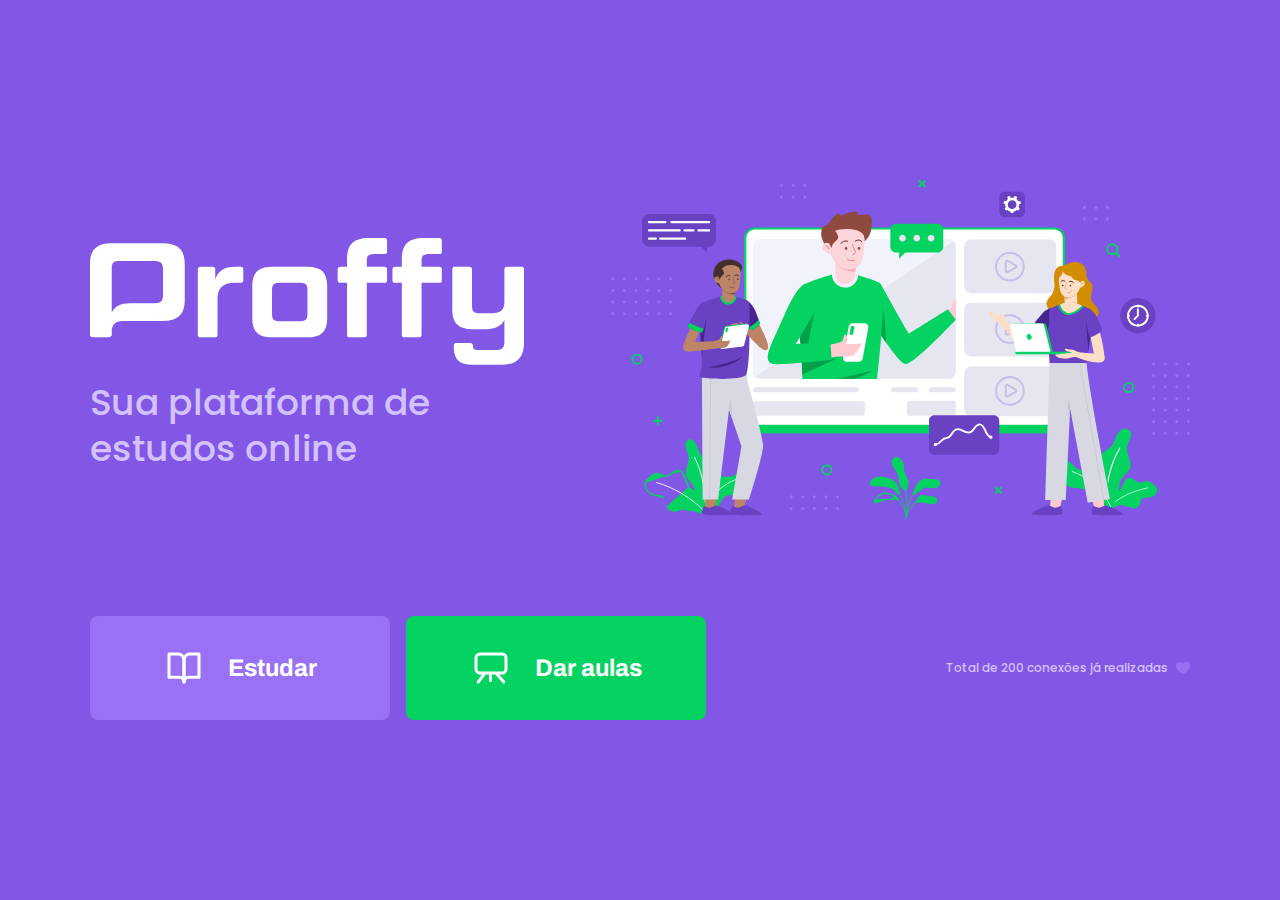
<file: index.html>
<!DOCTYPE html> <!--conseguimos gerar esse html apenas dando exclamação e enter e isso é gerado altomaticamente pelo vscode-->
<html lang="pt_br"> <!--lang é um atributo que será a linguagem do html-->
<head>
    <meta charset="UTF-8"> <!--tipo de texto que usaremos-->
    <meta name="viewport" content="width=device-width, initial-scale=1.0">
    <meta name="theme-color" content="#8257E5">
    <title>Proffy | Sua plataforma de estudos online</title> <!--título da página que fica na aba do navegador-->
    <link rel="shortcut icon" href="/public/images/favicon.png" type= "image/png">    
    
    <!-- para deixarmos mais limpo o nosso html usaremos o css em outro arquivo  -->
    <link rel="stylesheet" href="/public/styles/main.css">  <!--podemos usar ctrl+/ pra comentar linhas no vscode-->
    <link rel="stylesheet" href="/public/styles/partials/page-landing.css">
    <link href="https://fonts.googleapis.com/css2?family=Archivo:wght@400;700&amp;family=Poppins:wght@400;600&amp;display=swap" rel="stylesheet">
</head>
<body id="page-landing">
    <!--É importante sempre abrir nosso html com o botão direito e escolher a opção open live server para que sempre seja atualizada a página ao salvarmos o projeto-->
    
    <div id="container">
          
        <div class="logo-container">
            <img src="/public/images/logo.svg" alt="Proffy">
            <h2>Sua plataforma de estudos online</h2>
        </div>

        <img class="hero-image" src="/public/images/landing.svg" alt="Plataforma de Estudos">
        
        <!--p vem de paragraph, aqui ao término do texto há uma quebra de linha-->
    
        <!-- <img src="" alt="Logo"> src é o source de onde veio a imagem, pode ser uma img da web por exemplo, alt é a alternativa quando a imagem não é encontrada -->
    
        <div class="buttons-container">
            <a class="study" href="/src/views/study.html"> <!--quando passamos a usar nosso server podemos tirar o .html das páginas-->
                <img src="/public/images/icons/study.svg" alt="Estudar">
                Estudar
            </a>
            <a class="give-classes" href="/src/views/give-classes.html">
                <img src="/public/images/icons/give-classes.svg" alt="Dar aulas">
                Dar aulas
            </a>
        </div>

        <p class="total-connections">
            Total de 200 conexões já realizadas
            <img src="/public/images/icons/purple-heart.svg" alt="Coração roxo">
        </p>
    
    </div>
    

</body>
</html>

<!--
    <!DOCTYPE html>
<html>
    
        Isso é um comentário em html
        Dentro da tag html eu coloco informações
    
    <head>
        Colocamos no head configurações do nosso documentos
    </head>
    <body>
        Todo conteúdo visível na página deverá estar na tag body
    </body>
    
</html> -->
</file>
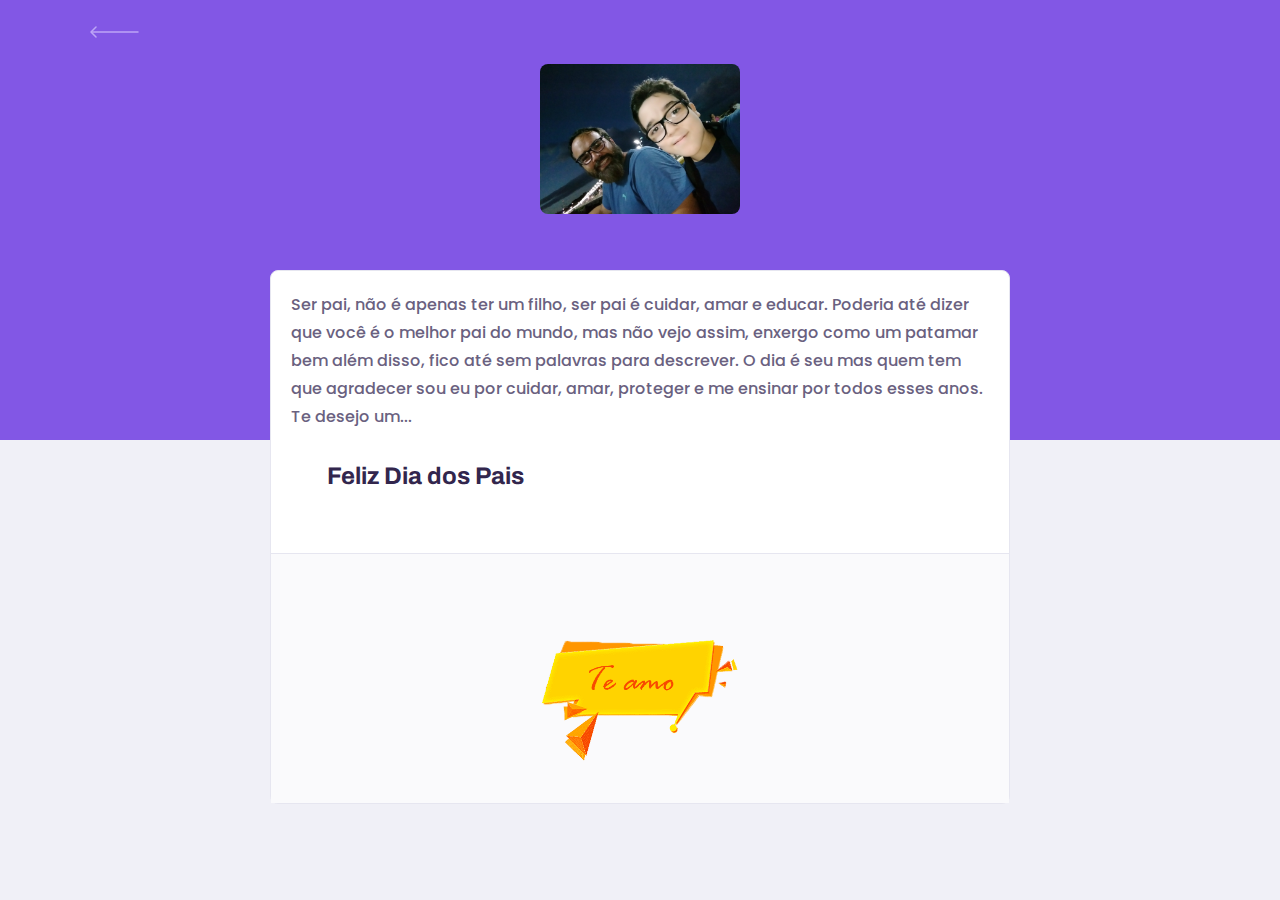
<file: src/views/homenagem.html>
<!DOCTYPE html>
<html lang="en">
<head>
    <meta charset="UTF-8">
    <meta name="viewport" content="width=device-width, initial-scale=1.0">
    <title>Obrigado Pai</title>

    <link rel="shortcut icon" href="/images/Foto Cristiano.jpg" type="image/jpg">
    <link rel="stylesheet" href="/public/styles/main.css">
    <link rel="stylesheet" href="/public/styles/partials/homenagem.css">
    <link rel="stylesheet" href="/public/styles/partials/forms.css">
    <link href="https://fonts.googleapis.com/css2?family=Archivo:wght@400;700&amp;family=Poppins:wght@400;600&amp;display=swap" rel="stylesheet">
    
</head>
<body id="page-study">
    <div id="container">
        
        <header class="page-header">
            <div class="top-bar-container">
                <a href="/">
                    <img src="/public/images/icons/back.svg" alt="Voltar">
                </a>
             </div>
             <div class="foto">
                <img src="/public/images/Pai.jpg" alt="texto">
            </div>
            <main>
    <article class="folder">
       
        <p>Ser pai, não é apenas ter um filho, ser pai é cuidar, amar e educar. Poderia até dizer que você é o melhor pai do mundo, mas não vejo assim, enxergo como um patamar bem além disso, fico até sem palavras para descrever. O dia é seu mas quem tem que agradecer sou eu por cuidar, amar, proteger e me ensinar por todos esses anos. Te desejo um...</p>
        
        <header>
            <div>
                <strong>Feliz Dia dos Pais</strong>
                </div>
        </header>
    
        <footer>    
                <img id="te-amo" src="/public/images/Plano de Fundo.png" alt="foto">
        </footer>

    </article>
          </main>
             <script> src="/public/pages.js" </script>
    <script> src="/public/server.js" </script>
    <script> src="/public/scripts/addField.js" </script>
</body>
</html>
</file>
<file: public/styles/main.css>
:root {
  --color-background: #F0F0F7;
  --color-primary-lighter: #9871F5;
  --color-primary-light: #916BEA;
  --color-primary: #8257E5;
  --color-primary-dark: #774DD6;
  --color-primary-darker: #6842c2;
  --color-secondary: #04D361;
  --color-secondary-dark: #04BF58;
  --color-title-in-primary: #FFFFFF;
  --color-text-in-primary: #D4C2FF;
  --color-text-title: #32264D;
  --color-text-complement: #9C98A6;
  --color-text-base: #6A6180;
  --color-line-in-white: #E6E6F0;
  --color-input-background: #F8F8FC;
  --color-button-text: #FFFFFF;
  --color-box-base: #FFFFFF;
  --color-box-footer: #FAFAFC;
  --color-small-info: #C1BCCC;
  font-size: 60%; /* controle das medidas rem */
}

* {
  margin: 0;
  padding: 0;
  box-sizing: border-box;
  -webkit-box-sizing: border-box;
  -moz-box-sizing: border-box; 
}

html,
body {
  height: 100vh;
}

body {
  background: var(--color-background);
  display: flex;
  align-items: center;
  justify-content: center;
}

body,
input,
button,
textarea {
  font: 500 1.6rem Poppins;
  color: var(--color-text-base);
}

#container {
  width: 90vw;
  max-width: 700px;
}

@media (min-width: 700px) {
  :root {
    font-size: 62.5%;
  }
}
</file>
<file: public/styles/partials/page-landing.css>
#page-landing {
  background: var(--color-primary)

}

#page-landing #container {
    color: var(--color-text-in-primary)
}

.logo-container img{
    height: 10rem;
    
}
.logo-container{
    text-align: center;
    margin-bottom: 3.2rem;
}

.logo-container h2{
    font-weight: 500;
    font-size: 3.6rem;
    line-height: 4.6rem;
    margin-top: 0.8rem;
}

.hero-image {
    width: 100%;
}

.buttons-container  {
    display: flex;
    justify-content: center;
    margin: 3.2rem 0;
}

.buttons-container a {
    width: 30rem;
    height: 10.4rem;

    border-radius: 0.8rem;
    margin-right: 1.6rem;

    font: 700 2.4rem Archivo;

    display: flex;
    align-items: center;
    justify-content: center;

    text-decoration: none;

    transition: background 0.2s;

    color: var(--color-button-text); 
}

.buttons-container a img {
    width: 4rem;
    margin-right: 2.4rem;
}
.buttons-container a.study {
background: var(--color-primary-lighter);

}

.buttons-container a.study:hover {
    background: var(--color-primary-light);
}
.buttons-container a.give-classes {
background: var(--color-secondary);
margin-right: 0em;
}

.buttons-container a.give-classes:hover {
    background: var(--color-secondary-dark);
}

.total-connections {
    font-size: 1.8rem;
    display: flex;
    align-items: center;
    justify-content: center;
}

.total-connections img{
    margin-left: 0.8rem;
}

@media(max-width:699px){
    :root {
        font-size: 62.5%;
    }
    
}

@media (min-width: 1100px) {
    #page-landing #container{
        max-width: 1100px;
        display: grid;
        grid-template-columns: 2fr 1fr 2fr;
        grid-template-rows: 350px 1fr;
        grid-template-areas:
        "proffy image image"
        "button button texting";
        row-gap: 86px;
        column-gap: 87px;
    }
    .logo-container{
        grid-area: proffy;
        text-align: initial;
        align-self: center;
        margin: 0;
    }

    .logo-container img{
        height: 127px;
    }
    .hero-image{
        grid-area: image;
        width: 100%;
    }
    .buttons-container{
        grid-area: button;
        justify-content: flex-start;
        margin: 0;
        
        

    }

    .total-connections{
        grid-area: texting;
        justify-self: end ;
        font-size: 1.2rem;
    }
}
</file>
<file: public/styles/partials/homenagem.css>
#page-study #container {
    width: 100vw;
    height: 100vh;
  }

  #page-study main {
    margin: 3.2rem auto;
    width: 90%;
  }

  .folder{
    background-color: var(--color-box-base);
    border: 1px solid var(--color-line-in-white);
    border-radius: 0.8rem;
    margin-top: 2.4rem;
  }

  .folder header {
    padding: 3.2rem 2rem;
    display: flex;
    align-items: center;
  } 
   
  .folder > p {
    padding: 0 2rem;
    font-size: 1.6rem;
    line-height: 2.8rem;
    margin-top: 2rem;
  }

  .folder header div strong {
    font: 700 2.4rem Archivo;
    display: block;
    color: var(--color-text-title)
  }

  .folder footer {
    padding: 3.2rem 2rem;
    background-color: var(--color-box-footer);
    border-top: 1px solid var(--color-line-in-white);
    margin-top: 3.2rem;
  
    display: flex;
    align-items: center;
    justify-content: center;
  }

  .folder footer img{
    width: 20rem;
  }

  .page-header {
    background: var(--color-primary);
    
    display: flex;
    flex-direction: column;
  }
  
  .page-header .top-bar-container {
    width: 90%;
  
    margin: 0 auto;
  
    display: flex;
    align-items: center;
    justify-content: space-between;
  
    padding: 1.6rem 0;
  }
  
  .page-header .top-bar-container a {
    height: 3.2rem;
    transition: opacity 0.2s;
  }
  
  .page-header .top-bar-container a:hover {
    opacity: 0.6;
  }
  

  
  .page-header .foto img {
    width: 20rem;
  
    margin: 0 auto;
  
    border-radius: .8rem;

    display: flex;
    align-items: center;
    justify-content: center;
  
  }
  
  
  .page-header .header-content {
    width: 90%;
    margin: 3.2rem auto;
    position: relative;
  }
  
  .page-header .header-content strong {
    font: 700 3.6rem Archivo;
    line-height: 4.2rem;
    color: var(--color-title-in-primary);
  }
  
  .page-header .header-content p {
      max-width: 30rem;
      font-size: 1.6rem;
      line-height: 2.6rem;
      color: var(--color-title-in-primary);
      margin-top: 2.4rem;
  }
   
  .page-header {
    background: var(--color-primary);
    
    display: flex;
    flex-direction: column;
  }
  
  .page-header .top-bar-container {
    width: 90%;
  
    margin: 0 auto;
  
    display: flex;
    align-items: center;
    justify-content: space-between;
  
    padding: 1.6rem 0;
  }
  
  .page-header .top-bar-container a {
    height: 3.2rem;
    transition: opacity 0.2s;
  }
  
  .page-header .top-bar-container a:hover {
    opacity: 0.6;
  }
  
  .page-header .top-bar-container > img {
    height: 1.6rem;
  }
  
  .page-header .header-content {
    width: 90%;
    margin: 3.2rem auto;
    position: relative;
  }
  
  .page-header .header-content strong {
    font: 700 3.6rem Archivo;
    line-height: 4.2rem;
    color: var(--color-title-in-primary);
  }
  
  .page-header .header-content p {
      max-width: 30rem;
      font-size: 1.6rem;
      line-height: 2.6rem;
      color: var(--color-title-in-primary);
      margin-top: 2.4rem;
  }
  .folder {
    background-color: var(--color-box-base);
    border: 1px solid var(--color-line-in-white);
    border-radius: 0.8rem;
    margin-top: 2.4rem;
  }
  
  .folder header {
    padding: 3.2rem 2rem;
    display: flex;
    align-items: center;
  } 
   
  .folder header div {
    margin-left: 2.4rem;
  }
  
  .folder header div strong {
    font: 700 2.4rem Archivo;
    display: block;
    color: var(--color-text-title)
  }

  @media (min-width: 700px) {
  
    .page-header {
      height: 340px;
    }
  
    .page-header .top-bar-container {
      max-width: 1100px;
    }
  
    .page-header .header-content {
      max-width: 740px;
  
      margin: 0 auto;
  
      flex: 1 1;
      padding-bottom: 48px;
      display: flex;
      flex-direction: column;
      justify-content: center;
    }
  
    .page-header .header-content strong {
      max-width: 350px;
    }
  
  

    .page-header {
      height: 340px;
    }
  
    .page-header .top-bar-container {
      max-width: 1100px;
    }
  
    .page-header .header-content {
      max-width: 740px;
  
      margin: 0 auto;
  
      flex: 1 1;
      padding-bottom: 48px;
      display: flex;
      flex-direction: column;
      justify-content: center;
    }
  
    .page-header .header-content strong {
      max-width: 350px;
    }
  
  

  
    #page-study #container {
      max-width: 100vw;
    }
  
    .page-header {
      height: 440px;
    }
  
    .page-header .top-bar-container {
      max-width: 1100px;
    }
  
    .page-header .header-content {
      max-width: 740px;
  
      margin: 0 auto;
  
      flex: 1 1;
      padding-bottom: 48px;
      display: flex;
      flex-direction: column;
      justify-content: center;
    }
  
    .page-header .header-content strong {
      max-width: 350px;
    }
  

    #page-study main {
      padding: 32px 0;
      max-width: 740px;
      margin: 0 auto;
    }

    .folder header{
      padding: 32px;
    }
}
</file>
<file: public/styles/partials/forms.css>
.select-block label,
  .input-block label {
    font-size: 1.4rem;
    color: var(--color-text-complement)
  }
  
  .input-block input,
  .select-block select,
  .textarea-block textarea {
    width: 100%;
    height: 5.6rem;
    margin-top: 0.8rem;
    border-radius: 0.8rem;
    background: var(--color-input-background);
    border: 1px solid var(--color-line-in-white);
    outline: 0;
    padding: 0 1.6rem;
    font: 1.6rem Archivo;
  }

.textarea-block textarea {
    padding: 1.2rem 1.4rem;
    height: 16rem;

    resize: vertical;
}
  
  .input-block,
  .textarea-block{
    position: relative;
  }
  
  .input-block:focus-within::after,
  .textarea-block:focus-within::after{
    content: '';
    
    width: calc(100% - 3.2rem);
    height: 2px;
    background: var(--color-primary-light);
    
    position: absolute;
    left: 1.6rem;
    bottom: 0;
  }
</file>
